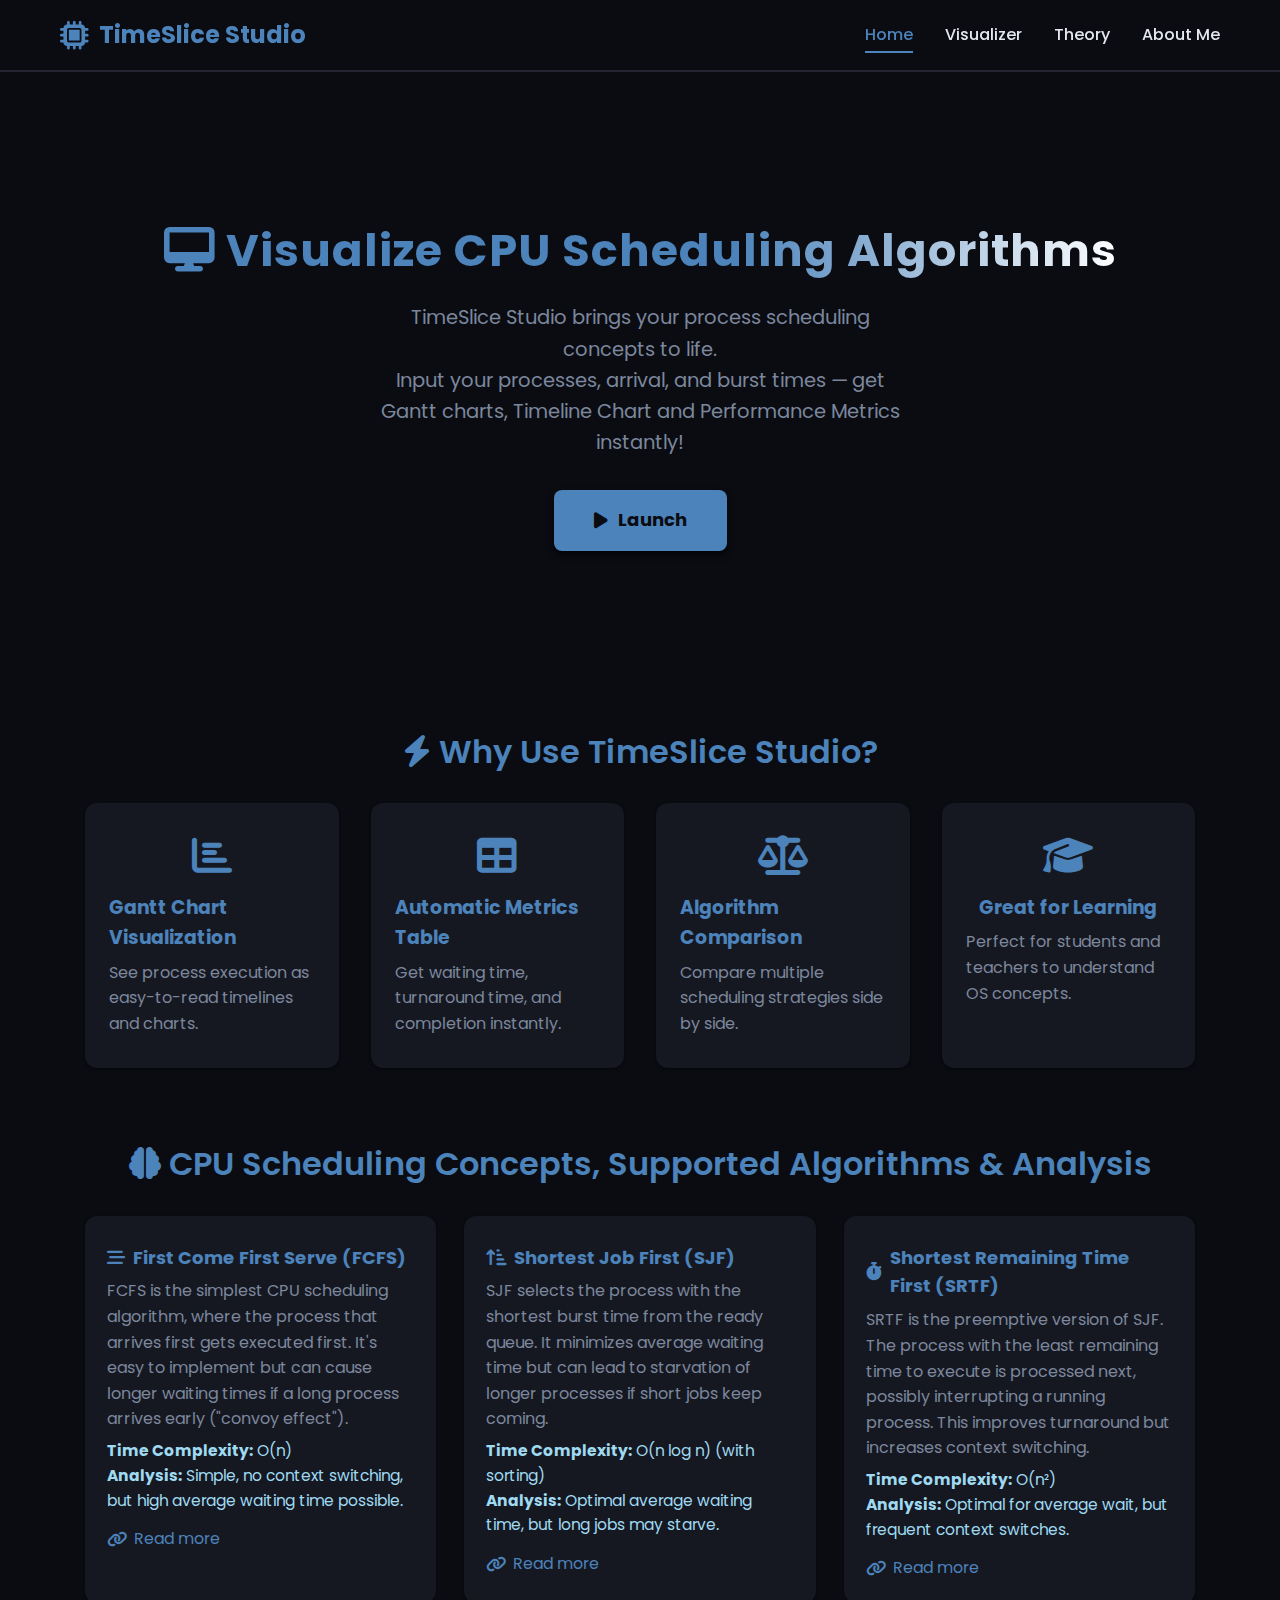
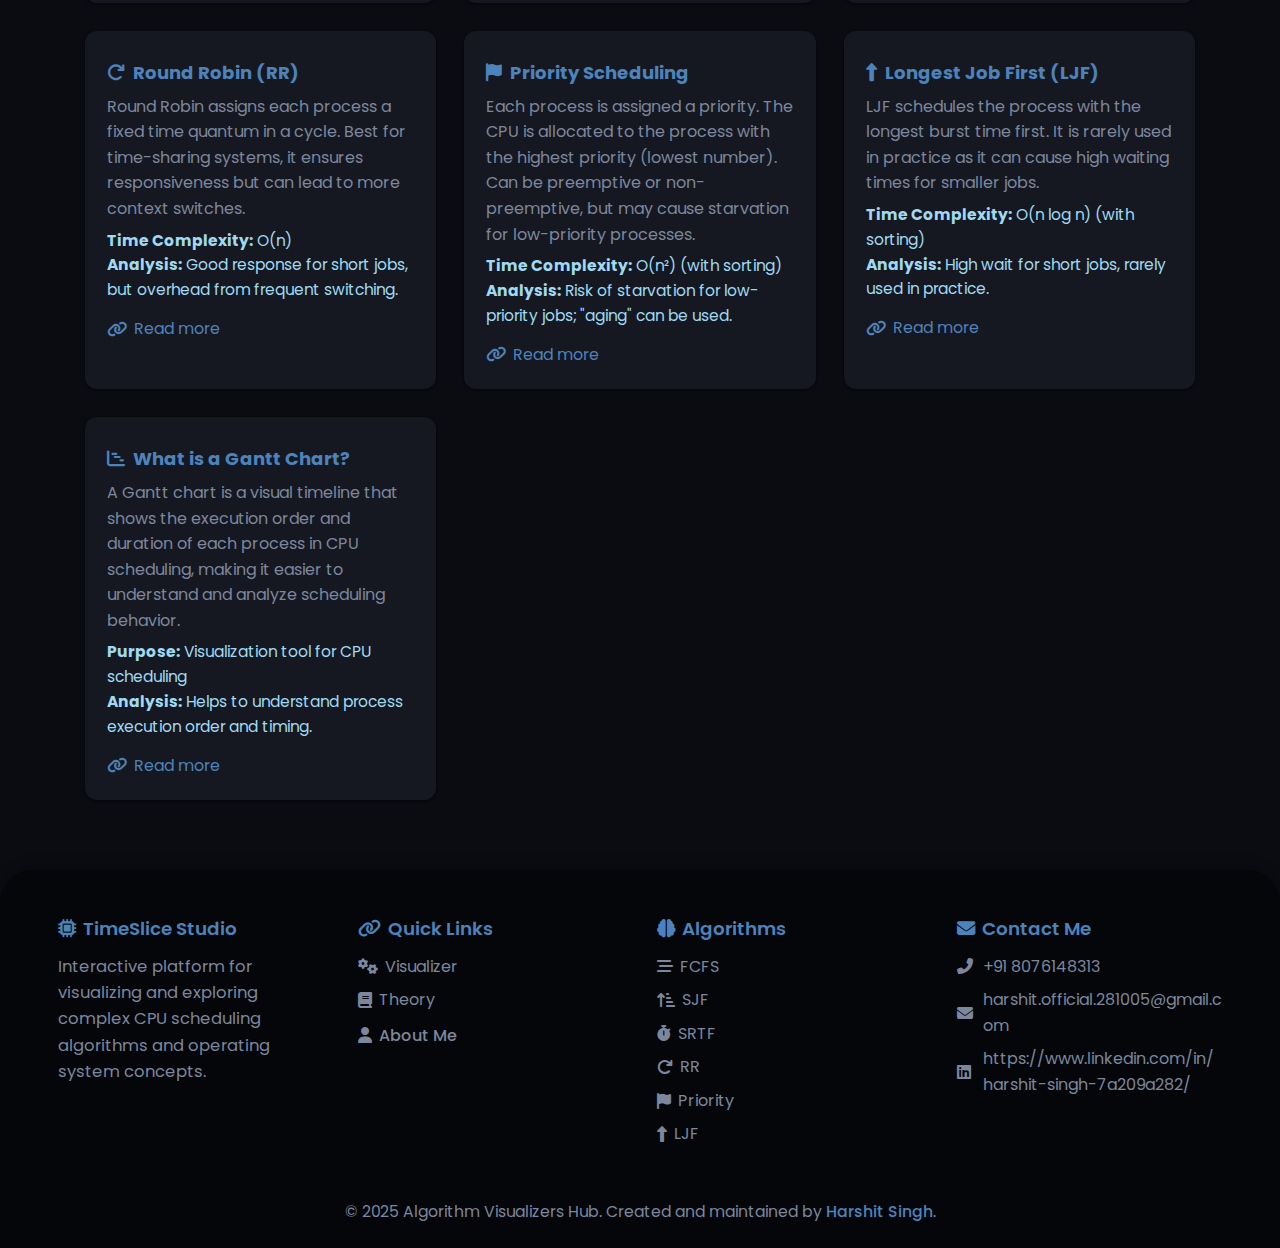
<file: index.html>
<!DOCTYPE html>
<html lang="en">
<head>
    <meta charset="UTF-8">
    <meta name="viewport" content="width=device-width, initial-scale=1.0">
    <title>TimeSlice Studio - CPU Scheduling Visualizer</title>
    <!-- Font Awesome for icons -->
    <link rel="stylesheet" href="https://cdnjs.cloudflare.com/ajax/libs/font-awesome/6.4.2/css/all.min.css"/>
    <!-- Google Fonts: Poppins -->
    <link href="https://fonts.googleapis.com/css2?family=Poppins:wght@400;600;700&display=swap" rel="stylesheet">
    <style>
        /* -------------------------   GLOBAL STYLES   ------------------------- */
        /* Reset default browser styles and use border-box model for layout */
        * {
            margin: 0;
            padding: 0;
            box-sizing: border-box;
        }

        /* CSS variables for consistent theme colors and shadows */
        :root {
            --primary-color: #4c83bb;
            --secondary-color: #2563eb;
            --accent-color: #60a5fa;
            --success-color: #10b981;
            --warning-color: #f59e0b;
            --danger-color: #ef4444;
            --dark-color: #0a0c12;   /* Page background */
            --darker-color: #05060a; /* Footer background */
            --light-color: #161821;  /* Card backgrounds */
            --lighter-color: #232533; /* Rarely used */
            --text-primary: #e5e7ef;
            --text-secondary: #7c879d;
            --border-color: #232533;
            --shadow-light: 0 1px 3px rgba(0, 0, 0, 0.58);   /*  offset-x offset-y blur-radius color; */
            --shadow-medium: 0 4px 6px rgba(0, 0, 0, 0.68);
            --shadow-heavy: 0 10px 25px rgba(0, 0, 0, 0.87);
            --border-radius: 12px;
            --transition: all 0.3s ease;
        }

        body {
            font-family: 'Poppins', sans-serif;
            line-height: 1.6;  /* Line spacing */
            color: var(--text-primary);/* Text color */
            background-color: var(--dark-color);
        }

        .container {
            max-width: 1200px;
            margin: 0 auto;/* Center the container horizontally */
            padding: 0 20px;  /* Add horizontal padding */
        }

        /* -------------------------   NAVBAR STYLES   ------------------------- */
        .navbar {
            position: fixed;
            top: 0; left: 0; right: 0;
            background: rgba(10, 12, 18, 0.98); /* Semi-transparent dark */
            backdrop-filter: blur(10px);         /* Blurred glass effect */
            border-bottom: 2px solid var(--border-color);
            z-index: 1000; /* Keep navbar above other elements */
            transition: var(--transition);
        }

        .navbar.scrolled {
            /* When user scrolls, background gets fully opaque and shadowed */
            background: rgba(10, 12, 18, 1);
            box-shadow: var(--shadow-medium);
        }

        .nav-container {
            display: flex;
            justify-content: space-between;
            align-items: center;
            max-width: 1200px;
            margin: 0 auto;
            padding: 1rem 20px;
        }

        .nav-logo {
            display: flex;
            align-items: center;
            gap: 10px;
            font-size: 1.5rem;
            font-weight: 700;
            color: var(--primary-color);
            text-decoration: none;
        }

        .nav-logo i {
            font-size: 1.8rem;
        }

        .nav-menu {
            display: flex;
            list-style: none;
            gap: 2rem;
        }

        .nav-link {
            text-decoration: none;
            color: var(--text-primary);
            font-weight: 500;
            position: relative;
            transition: var(--transition);
            padding: 2px 0;
        }

        .nav-link:hover,
        .nav-link.active {
            color: var(--primary-color);
        }

        .nav-link::after {
            /* Underline effect on hover/active */
            content: '';
            position: absolute;
            bottom: -5px;
            left: 0;
            width: 0;
            height: 2px;
            background: var(--primary-color);
            transition: width 0.3s ease;
        }

        .nav-link:hover::after,
        .nav-link.active::after {
            width: 100%;
        }

        /* Push page content below fixed navbar */
        .main-content {
            padding-top: 80px;
        }

        /* Responsive styles for navbar */
        @media (max-width: 800px) {
            /* Stack navbar items vertically on small screens */
            .nav-container {
                flex-direction: column;
                align-items: flex-start;
                gap: 10px;
            }
            /* Adjust spacing and font size for nav links */
            .nav-menu {
                gap: 1.2rem;
                font-size: 0.97rem;
            }
        }

        /* -------------------------   FEATURES SECTION   ------------------------- */
        .features-section {
            margin: 70px auto 0 auto;
            max-width: 1150px;
            padding: 0 20px;
        }
        .features-title {
            font-size: 2rem;
            color: var(--primary-color);
            margin-bottom: 26px;
            text-align: center;
            font-weight: 600;
        }
        .features-grid {
            display: grid;
            grid-template-columns: repeat(auto-fit, minmax(240px, 1fr));
            gap: 32px;
            margin-bottom: 30px;
        }
        .feature-card {
            background: var(--light-color);
            border-radius: var(--border-radius);
            box-shadow: var(--shadow-light);
            padding: 32px 24px;
            display: flex;
            flex-direction: column;
            align-items: center;
            transition: transform .18s, box-shadow .18s;
        }
        .feature-card:hover {
            transform: translateY(-8px) scale(1.04);
            box-shadow: var(--shadow-medium);
        }
        .feature-card i {
            font-size: 2.5rem;
            margin-bottom: 18px;
            color: var(--primary-color);
        }
        .feature-title {
            color: var(--primary-color);
            font-weight: bold;
            font-size: 1.18rem;
            margin-bottom: 6px;
        }
        .feature-desc {
            color: var(--text-secondary);
            font-size: 1rem;
        }

        /* -------------------------   HERO SECTION   ------------------------- */
        .hero {
            display: flex;
            flex-direction: column;
            align-items: center;
            justify-content: center;
            min-height: 64vh;
            padding-top: 60px;
            padding-bottom: 30px;
            text-align: center;
        }
        .hero-title {
            font-size: 2.8rem;
            font-weight: bold;
            color: var(--primary-color); /* fallback if gradient doesn't work */
            letter-spacing: 1px;
            margin-bottom: 16px;
            background: linear-gradient(90deg, var(--primary-color) 60%, #fff 100%);
            -webkit-background-clip: text;
            background-clip: text;
            -webkit-text-fill-color: transparent;
            color: transparent;
        }
        .hero-desc {
            color: var(--text-secondary);
            font-size: 1.22rem;
            max-width: 530px;
            margin-bottom: 32px;
        }
        .hero-btn {
            background: var(--primary-color);
            color: var(--dark-color);
            font-weight: bold;
            font-size: 1.13rem;
            border: none;
            border-radius: 8px;
            padding: 16px 40px;
            box-shadow: var(--shadow-medium);
            cursor: pointer;
            text-decoration: none;
            transition: background .18s, color .18s, box-shadow .18s;
            display: inline-flex;
            align-items: center;
            gap: 10px;
        }
        .hero-btn:hover {
            background: var(--secondary-color);
            color: #fff;
            box-shadow: var(--shadow-heavy);
        }

        /* -------------------------   ALGORITHMS SECTION   ------------------------- */
        .algos-section {
            margin: 70px auto;
            max-width: 1150px;
            padding: 0 20px;
        }
        .algos-title {
            font-size: 2rem;
            color: var(--primary-color);
            margin-bottom: 26px;
            text-align: center;
            font-weight: 600;
        }
        .algos-grid {
            display: grid;
            grid-template-columns: repeat(auto-fit, minmax(310px, 1fr));
            gap: 28px;
        }
        .algo-card {
            background: var(--light-color);
            border-radius: var(--border-radius);
            padding: 28px 22px 22px 22px;
            box-shadow: var(--shadow-light);
            display: flex;
            flex-direction: column;
            transition: transform .18s, box-shadow .18s;
            position: relative;
        }
        .algo-card:hover {
            transform: translateY(-8px) scale(1.03);
            box-shadow: var(--shadow-medium);
        }
        .algo-title {
            font-size: 1.13rem;
            color: var(--primary-color);
            font-weight: bold;
            margin-bottom: 6px;
            display: flex;
            align-items: center;
            gap: 8px;
        }
        .algo-desc {
            color: var(--text-secondary);
            font-size: 1rem;
            margin-bottom: 7px;
        }
        .algo-details {
            font-size: 0.97rem;
            color: #9fdaf1;
            margin-bottom: 7px;
        }
        .algo-learn-link {
            color: var(--primary-color);
            text-decoration: none;
            font-size: 0.99rem;
            margin-top: 6px;
            display: flex;
            align-items: center;
            gap: 7px;
        }
        .algo-learn-link i {
            font-size: 1rem;
        }

        /* -------------------------   FOOTER   ------------------------- */
        .footer {
            background: var(--darker-color);
            color: var(--text-secondary);
            font-size: 1.03rem;
            padding: 0;
            margin-top: 50px;
            border-top-left-radius: 32px;
            border-top-right-radius: 32px;
            box-shadow: 0 -2px 14px rgba(0,0,0,0.3);
        }
        .footer-container {
            max-width: 1200px;
            margin: 0 auto;
            padding: 0 18px;
        }
        .footer-content {
            display: flex;
            flex-wrap: wrap;
            gap: 34px;
            justify-content: space-between;
            padding: 44px 0 0 0;
        }
        .footer-section {
            flex: 1 1 210px;
            min-width: 210px;
            margin-bottom: 16px;
            display: flex;
            flex-direction: column;
        }
        .footer-section h4 {
            color: var(--primary-color);
            font-size: 1.15rem;
            margin-bottom: 10px;
            font-weight: 600;
            display: flex;
            align-items: center;
            gap: 7px;
        }
        .footer-section ul {
            list-style: none;
            padding: 0;
            margin: 0;
        }
        .footer-section ul li {
            margin-bottom: 8px;
            color: var(--text-secondary);
            font-size: 1rem;
            display: flex;
            align-items: center;
        }
        .footer-section ul li a {
            color: var(--text-secondary);
            text-decoration: none;
            transition: color 0.15s;
            word-break: break-all;
            display: flex;
            align-items: center;
            gap: 7px;
        }
        .footer-section ul li a:hover {
            color: var(--primary-color);
            text-decoration: underline;
        }
        /* Contact Me Section Alignment */
        .footer-section:last-child {
            align-items: flex-start;
            justify-content: flex-start;
        }
        .footer-section ul li span {
            display: flex;
            align-items: center;
            margin-right: 6px;
            min-width: 20px;
        }
        /* Footer bottom */
        .footer-bottom {
            text-align: center;
            color: var(--text-secondary);
            font-size: 0.98rem;
            margin-top: 28px;
            padding-bottom: 24px;
        }
        .footer-bottom a {
            color: var(--primary-color);
            text-decoration: none;
            font-weight: 500;
        }
        .footer-bottom a:hover {
            text-decoration: underline;
        }

        /* -------------------------   MEDIA QUERIES   ------------------------- */
        @media (max-width: 900px) {
            .footer-content {
                flex-direction: column;
                gap: 18px;
            }
            .footer-section {
                min-width: 0;
                margin-bottom: 10px;
            }
        }
        @media (max-width: 700px) {
            .hero-title { font-size: 2rem; }
            .features-title, .algos-title { font-size: 1.3rem; }
            .footer-content { flex-direction: column; gap: 14px; }
            .footer-section {
                align-items: flex-start !important;
            }
        }
    </style>
</head>
<body>
    <!-- ===================== NAVBAR ===================== -->
    <nav class="navbar">
        <div class="nav-container">
            <!-- Logo and Title (left) -->
            <a class="nav-logo" href="#"><i class="fas fa-microchip"></i>TimeSlice Studio</a>
            <!-- Navigation Menu (right) -->
            <ul class="nav-menu">
                <li><a href="#" class="nav-link active">Home</a></li>
                <li><a href="main.html" class="nav-link">Visualizer</a></li>
                <li><a href="#algos" class="nav-link">Theory</a></li>
                <li><a href="aboutme.html" class="nav-link">About Me</a></li>
            </ul>
        </div>
    </nav>

    <div class="main-content">
    <!-- ===================== HERO SECTION ===================== -->
    <section class="hero">
        <div class="hero-title"><i class="fas fa-desktop"></i> Visualize CPU Scheduling Algorithms</div>
        <div class="hero-desc">
            TimeSlice Studio brings your process scheduling concepts to life.<br>
            Input your processes, arrival, and burst times — get Gantt charts, Timeline Chart and Performance Metrics instantly!
        </div>
        <a class="hero-btn" href="main.html"s><i class="fas fa-play"></i>Launch</a>
    </section>

    <!-- ===================== FEATURES SECTION ===================== -->
    <section class="features-section" id="features">
        <div class="features-title"><i class="fas fa-bolt"></i> Why Use TimeSlice Studio?</div>
        <div class="features-grid">
            <!-- Feature 1 -->
            <div class="feature-card">
                <i class="fas fa-chart-bar"></i>
                <div class="feature-title">Gantt Chart Visualization</div>
                <div class="feature-desc">See process execution as easy-to-read timelines and charts.</div>
            </div>
            <!-- Feature 2 -->
            <div class="feature-card">
                <i class="fas fa-table"></i>
                <div class="feature-title">Automatic Metrics Table</div>
                <div class="feature-desc">Get waiting time, turnaround time, and completion instantly.</div>
            </div>
            <!-- Feature 3 -->
            <div class="feature-card">
                <i class="fas fa-balance-scale"></i>
                <div class="feature-title">Algorithm Comparison</div>
                <div class="feature-desc">Compare multiple scheduling strategies side by side.</div>
            </div>
            <!-- Feature 4 -->
            <div class="feature-card">
                <i class="fas fa-graduation-cap"></i>
                <div class="feature-title">Great for Learning</div>
                <div class="feature-desc">Perfect for students and teachers to understand OS concepts.</div>
            </div>
        </div>
    </section>

    <!-- ===================== ALGORITHMS & THEORY SECTION ===================== -->
    <section class="algos-section" id="algos">
        <div class="algos-title"><i class="fas fa-brain"></i> CPU Scheduling Concepts, Supported Algorithms & Analysis</div>
        <div class="algos-grid">
            <!-- FCFS Algorithm -->
            <div class="algo-card">
                <div class="algo-title"><i class="fas fa-stream"></i> First Come First Serve (FCFS)</div>
                <div class="algo-desc">
                    FCFS is the simplest CPU scheduling algorithm, where the process that arrives first gets executed first. It's easy to implement but can cause longer waiting times if a long process arrives early ("convoy effect").
                </div>
                <div class="algo-details">
                    <b>Time Complexity:</b> O(n)<br>
                    <b>Analysis:</b> Simple, no context switching, but high average waiting time possible.
                </div>
                <a class="algo-learn-link" href="https://www.geeksforgeeks.org/operating-systems/program-for-fcfs-cpu-scheduling-set-1/" target="_blank">
                    <i class="fas fa-link"></i> Read more
                </a>
            </div>
            <!-- SJF Algorithm -->
            <div class="algo-card">
                <div class="algo-title"><i class="fas fa-sort-amount-up-alt"></i> Shortest Job First (SJF)</div>
                <div class="algo-desc">
                    SJF selects the process with the shortest burst time from the ready queue. It minimizes average waiting time but can lead to starvation of longer processes if short jobs keep coming.
                </div>
                <div class="algo-details">
                    <b>Time Complexity:</b> O(n log n) (with sorting)<br>
                    <b>Analysis:</b> Optimal average waiting time, but long jobs may starve.
                </div>
                <a class="algo-learn-link" href="https://www.geeksforgeeks.org/program-for-shortest-job-first-or-sjf-cpu-scheduling-set-1-non-preemptive/" target="_blank">
                    <i class="fas fa-link"></i> Read more
                </a>
            </div>
            <!-- SRTF Algorithm -->
            <div class="algo-card">
                <div class="algo-title"><i class="fas fa-stopwatch"></i> Shortest Remaining Time First (SRTF)</div>
                <div class="algo-desc">
                    SRTF is the preemptive version of SJF. The process with the least remaining time to execute is processed next, possibly interrupting a running process. This improves turnaround but increases context switching.
                </div>
                <div class="algo-details">
                    <b>Time Complexity:</b> O(n²)<br>
                    <b>Analysis:</b> Optimal for average wait, but frequent context switches.
                </div>
                <a class="algo-learn-link" href="https://www.geeksforgeeks.org/shortest-remaining-time-first-preemptive-sjf-scheduling-algorithm/" target="_blank">
                    <i class="fas fa-link"></i> Read more
                </a>
            </div>
            <!-- RR Algorithm -->
            <div class="algo-card">
                <div class="algo-title"><i class="fas fa-redo"></i> Round Robin (RR)</div>
                <div class="algo-desc">
                    Round Robin assigns each process a fixed time quantum in a cycle. Best for time-sharing systems, it ensures responsiveness but can lead to more context switches.
                </div>
                <div class="algo-details">
                    <b>Time Complexity:</b> O(n)<br>
                    <b>Analysis:</b> Good response for short jobs, but overhead from frequent switching.
                </div>
                <a class="algo-learn-link" href="https://www.geeksforgeeks.org/round-robin-scheduling-with-different-arrival-times/" target="_blank">
                    <i class="fas fa-link"></i> Read more
                </a>
            </div>
            <!-- Priority Scheduling -->
            <div class="algo-card">
                <div class="algo-title"><i class="fas fa-flag"></i> Priority Scheduling</div>
                <div class="algo-desc">
                    Each process is assigned a priority. The CPU is allocated to the process with the highest priority (lowest number). Can be preemptive or non-preemptive, but may cause starvation for low-priority processes.
                </div>
                <div class="algo-details">
                    <b>Time Complexity:</b> O(n²) (with sorting)<br>
                    <b>Analysis:</b> Risk of starvation for low-priority jobs; "aging" can be used.
                </div>
                <a class="algo-learn-link" href="https://www.geeksforgeeks.org/operating-systems/program-for-priority-cpu-scheduling-set-1/" target="_blank">
                    <i class="fas fa-link"></i> Read more
                </a>
            </div>
            <!-- LJF Algorithm -->
            <div class="algo-card">
                <div class="algo-title"><i class="fas fa-long-arrow-alt-up"></i> Longest Job First (LJF)</div>
                <div class="algo-desc">
                    LJF schedules the process with the longest burst time first. It is rarely used in practice as it can cause high waiting times for smaller jobs.
                </div>
                <div class="algo-details">
                    <b>Time Complexity:</b> O(n log n) (with sorting)<br>
                    <b>Analysis:</b> High wait for short jobs, rarely used in practice.
                </div>
                <a class="algo-learn-link" href="https://www.geeksforgeeks.org/operating-systems/difference-between-longest-job-first-ljf-and-round-robin-rr-scheduling-algorithms/" target="_blank">
                    <i class="fas fa-link"></i> Read more
                </a>
            </div>
            <!-- Gantt Chart Info -->
            <div class="algo-card">
                <div class="algo-title"><i class="fas fa-chart-gantt"></i> What is a Gantt Chart?</div>
                <div class="algo-desc">
                    A Gantt chart is a visual timeline that shows the execution order and duration of each process in CPU scheduling, making it easier to understand and analyze scheduling behavior.
                </div>
                <div class="algo-details">
                    <b>Purpose:</b> Visualization tool for CPU scheduling<br>
                    <b>Analysis:</b> Helps to understand process execution order and timing.
                </div>
                <a class="algo-learn-link" href="https://www.geeksforgeeks.org/operating-systems/short-note-on-gantt-chart/" target="_blank">
                    <i class="fas fa-link"></i> Read more
                </a>
            </div>
        </div>
    </section>
    </div>

    <!-- ===================== FOOTER ===================== -->
    <footer class="footer" id="footer">
        <div class="footer-container">
            <div class="footer-content">
                <!-- Project Description -->
                <div class="footer-section">
                    <h4><i class="fas fa-microchip"></i> TimeSlice Studio</h4>
                    <p>Interactive platform for visualizing and exploring complex CPU scheduling algorithms and operating system concepts.</p>
                </div>
                <!-- Quick Links -->
                <div class="footer-section">
                    <h4><i class="fas fa-link"></i> Quick Links</h4>
                    <ul>
                        <li><a href="main.html"><i class="fas fa-cogs"></i> Visualizer</a></li>
                        <li><a href="#algos"><i class="fas fa-book"></i> Theory</a></li>
                        <li><a href="aboutme.html" class="nav-link"><i class="fas fa-user"></i> About Me</a></li>
                    </ul>
                </div>
                <!-- Algorithms List -->
                <div class="footer-section">
                    <h4><i class="fas fa-brain"></i> Algorithms</h4>
                    <ul>
                        <li><a href="#algos"><i class="fas fa-stream"></i> FCFS</a></li>
                        <li><a href="#algos"><i class="fas fa-sort-amount-up-alt"></i> SJF</a></li>
                        <li><a href="#algos"><i class="fas fa-stopwatch"></i> SRTF</a></li>
                        <li><a href="#algos"><i class="fas fa-redo"></i> RR</a></li>
                        <li><a href="#algos"><i class="fas fa-flag"></i> Priority</a></li>
                        <li><a href="#algos"><i class="fas fa-long-arrow-alt-up"></i> LJF</a></li>
                    </ul>
                </div>
                <!-- Contact Information -->
                <div class="footer-section">
                    <h4><i class="fas fa-envelope"></i> Contact Me</h4>
                    <ul>
                        <li><span><i class="fas fa-phone-alt"></i></span><a href="tel:8076148313">+91 8076148313</a></li>
                        <li><span><i class="fas fa-envelope"></i></span><a href="mailto:harshit.official.281005@gmail.com">harshit.official.281005@gmail.com</a></li>
                        <li><span><i class="fab fa-linkedin"></i></span><a href="https://www.linkedin.com/in/harshit-singh-7a209a282/" target="_blank">https://www.linkedin.com/in/harshit-singh-7a209a282/</a></li>
                    </ul>
                </div>
            </div>
            <div class="footer-bottom">
                <p>
                    &copy; 2025 Algorithm Visualizers Hub. Created and maintained by
                    <a href="https://www.linkedin.com/in/harshit-singh-7a209a282/" target="_blank">Harshit Singh</a>.
                </p>
            </div>
        </div>
    </footer>
</body>
</html>
</file>
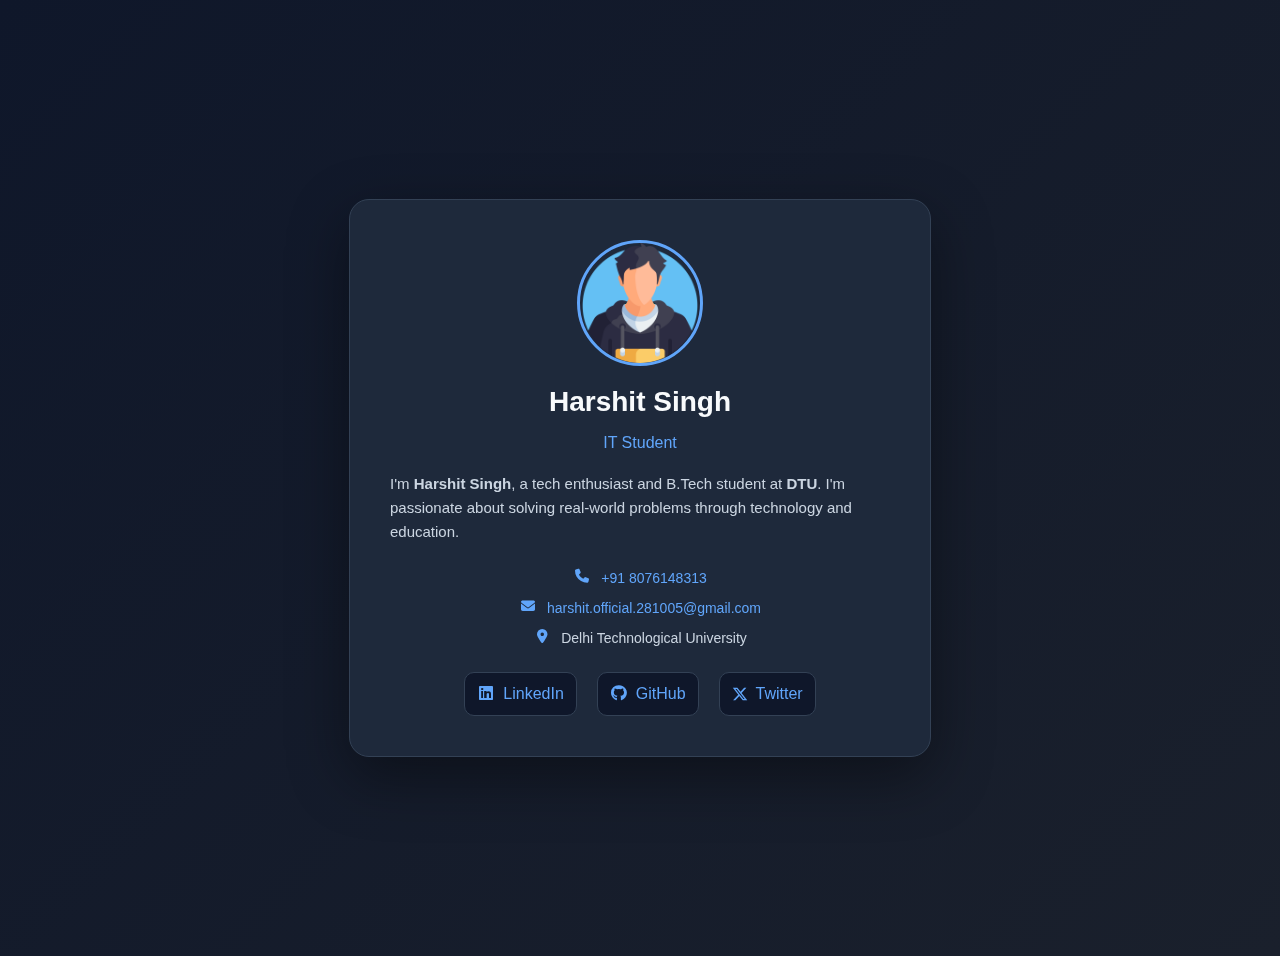
<file: aboutme.html>
<!DOCTYPE html>
<html lang="en">
<head>
    <meta charset="UTF-8">
    <meta name="viewport" content="width=device-width, initial-scale=1.0">
    <title>Harshit Singh - About Me</title>
    <link rel="stylesheet" href="https://cdnjs.cloudflare.com/ajax/libs/font-awesome/6.5.0/css/all.min.css">
    <style>
        :root {
            --bg1: #0f172a;
            --bg2: #1e293b;
            --text1: #f8fafc;
            --text2: #cbd5e1;
            --blue: #3b82f6;
            --light: #60a5fa;
            --border: #334155;
        }
        body {
            font-family: 'Segoe UI', Tahoma, Geneva, Verdana, sans-serif;
            background: linear-gradient(135deg, var(--bg1), #1a202c 100%);
            color: var(--text1);
            min-height: 100vh;
            display: flex;
            justify-content: center;
            align-items: center;
            padding: 20px;
        }
        .about-card {
            background: var(--bg2);
            border: 1px solid var(--border);
            border-radius: 20px;
            padding: 2.5rem;
            max-width: 500px;
            width: 100%;
            text-align: center;
            box-shadow: 0 20px 60px #0006;
            backdrop-filter: blur(10px);
        }
        .profile-image {
            width: 120px; height: 120px;
            border-radius: 50%;
            background: url("boy.png") center/cover no-repeat;
            margin: 0 auto 20px;
            border: 3px solid var(--light);
        }
        .name {
            font-size: 28px; font-weight: 700;
            margin-bottom: 5px;
        }
        .title {
            font-size: 16px; color: var(--light); margin-bottom: 20px;
        }
        .description {
            font-size: 15px;
            line-height: 1.6;
            color: var(--text2);
            text-align: left;
            margin-top: 15px;
        }
        .description p { margin-bottom: 15px; }
        .info-section { margin: 25px 0; }
        .info-item {
            display: flex;
            align-items: center;
            justify-content: center;
            gap: 10px;
            margin-bottom: 12px;
            font-size: 14px;
            color: var(--text2);
        }
        .info-item a {
            color: var(--light); text-decoration: none;
            transition: color 0.3s;
        }
        .info-item a:hover { color: var(--blue);}
        .icon { width: 18px; height: 18px; color: var(--light);}
        .social-links {
            display: flex; justify-content: center; gap: 20px; margin-top: 25px;
        }
        .social-link {
            padding: 12px;
            background: var(--bg1);
            border: 1px solid var(--border);
            border-radius: 10px;
            color: var(--light);
            text-decoration: none;
            transition: .3s;
            display: flex;
            align-items: center;
            gap: 8px;
        }
        .social-link:hover {
            background: var(--blue); color: #fff; transform: translateY(-2px);
        }
        @media (max-width:600px){
            .about-card { padding: 30px 16px; margin: 10px;}
            .name { font-size: 24px;}
            .social-links { flex-direction: column; gap: 12px;}
            .description { text-align: justify;}
        }
    </style>
</head>
<body>
    <div class="about-card">
        <div class="profile-image"></div>
        <h1 class="name">Harshit Singh</h1>
        <p class="title">IT Student</p>
        <div class="description">
            <p>I'm <strong>Harshit Singh</strong>, a tech enthusiast and B.Tech student at <strong>DTU</strong>. I'm passionate about solving real-world problems through technology and education.</p>
        </div>
        <div class="info-section">
            <div class="info-item">
                <i class="fas fa-phone icon"></i>
                <a href="tel:+918076148313">+91 8076148313</a>
            </div>
            <div class="info-item">
                <i class="fas fa-envelope icon"></i>
                <a href="mailto:harshit.official.281005@gmail.com">harshit.official.281005@gmail.com</a>
            </div>
            <div class="info-item">
                <i class="fas fa-map-marker-alt icon"></i>
                <span>Delhi Technological University</span>
            </div>
        </div>
        <div class="social-links">
            <a href="https://www.linkedin.com/in/harshit-singh-7a209a282/" target="_blank" class="social-link">
                <i class="fab fa-linkedin icon"></i> LinkedIn
            </a>
            <a href="https://github.com/harshitzofficial" target="_blank" class="social-link">
                <i class="fab fa-github icon"></i> GitHub
            </a>
            <a href="https://x.com/23it066S80284" target="_blank" class="social-link">
                <i class="fa-brands fa-x-twitter"></i></i> Twitter
            </a>
        </div>
    </div>
</body>
</html>
</file>
